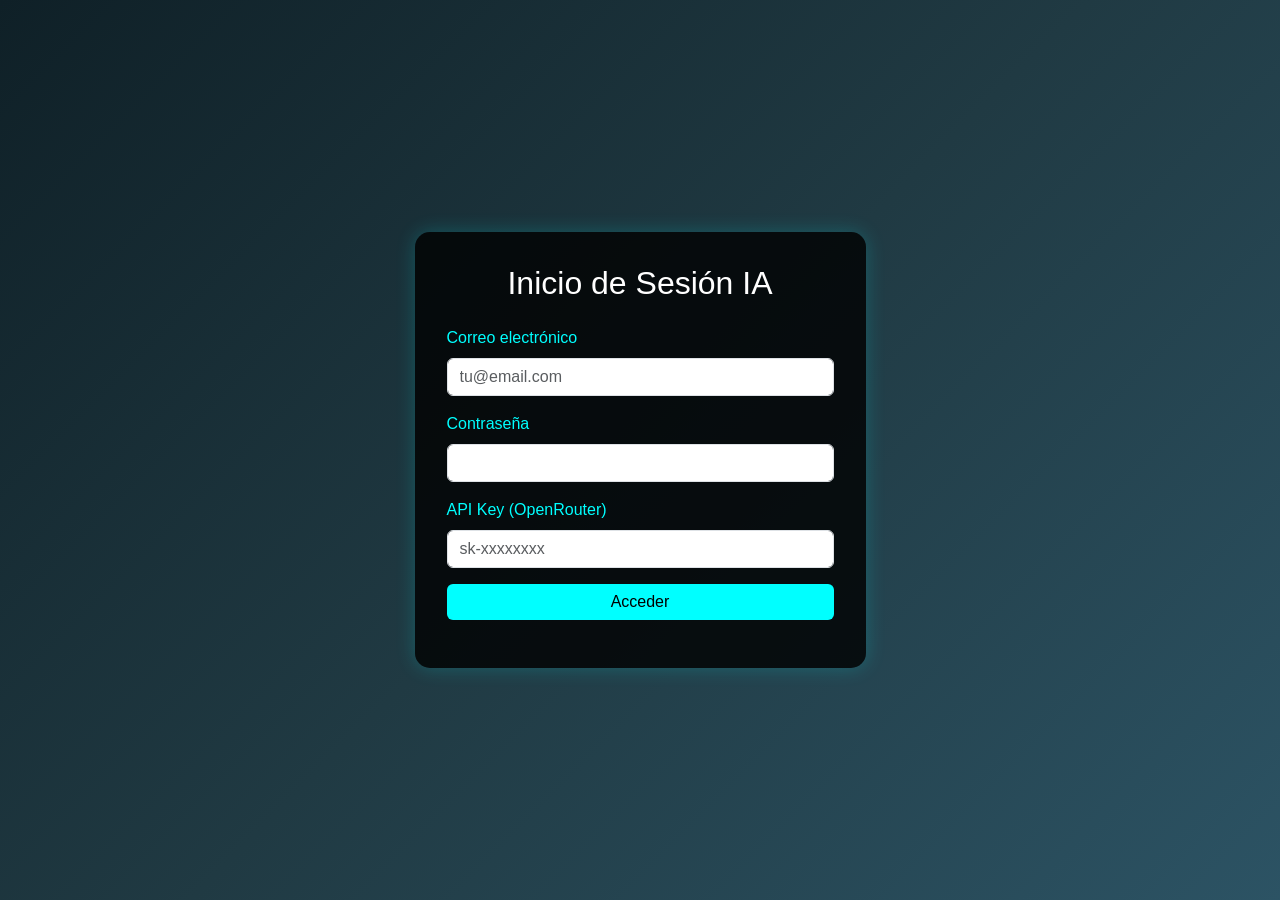
<file: index.html>
<!DOCTYPE html>
<html lang="es">
<head>
  <meta charset="UTF-8">
  <meta name="viewport" content="width=device-width, initial-scale=1">
  <title>Login IA | OpenRouter</title>
  <link href="https://cdn.jsdelivr.net/npm/bootstrap@5.3.2/dist/css/bootstrap.min.css" rel="stylesheet">
  <style>
    body {
      background: linear-gradient(135deg, #0f2027, #203a43, #2c5364);
      color: white;
      font-family: 'Segoe UI', sans-serif;
      height: 100vh;
      display: flex;
      align-items: center;
      justify-content: center;
    }
    .login-card {
      background-color: rgba(0, 0, 0, 0.8);
      padding: 2rem;
      border-radius: 15px;
      box-shadow: 0 0 20px rgba(0,255,255,0.2);
    }
    .form-label {
      color: #0ff;
    }
    .btn-primary {
      background-color: #0ff;
      color: #000;
      border: none;
    }
    .btn-primary:hover {
      background-color: #00e6e6;
    }
  </style>
</head>
<body>

<div class="container">
  <div class="row justify-content-center">
    <div class="col-md-5">
      <div class="login-card text-center">
        <h2 class="mb-4">Inicio de Sesión IA</h2>
        <form id="loginForm">
          <div class="mb-3 text-start">
            <label for="email" class="form-label">Correo electrónico</label>
            <input type="email" class="form-control" id="email" placeholder="tu@email.com" required>
          </div>
          <div class="mb-3 text-start">
            <label for="password" class="form-label">Contraseña</label>
            <input type="password" class="form-control" id="password" placeholder="" required>
          </div>
          <div class="mb-3 text-start">
            <label for="apiKey" class="form-label">API Key (OpenRouter)</label>
            <input type="text" class="form-control" id="apiKey" placeholder="sk-xxxxxxxx" required>
          </div>
          <button type="submit" class="btn btn-primary w-100">Acceder</button>
        </form>
        <div id="responseMessage" class="mt-3"></div>
      </div>
    </div>
  </div>
</div>

<!-- Bootstrap JS -->
<script src="https://cdn.jsdelivr.net/npm/bootstrap@5.3.2/dist/js/bootstrap.bundle.min.js"></script>

  <script>
    function login() {
      const email = document.getElementById("email").value;
      const password = document.getElementById("password").value;
      const apiKey = document.getElementById("apikey").value;
      const errorDiv = document.getElementById("error");

      if (email === "admin@gmail.com" && password === "admin123" && apiKey) {
        localStorage.setItem("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", apiKey);
        window.location.href = "chatbot.html";
      } else {
        errorDiv.innerText = "Credenciales incorrectas o falta la API Key.";
      }
    }
  </script>
</body>
</html>
</file>
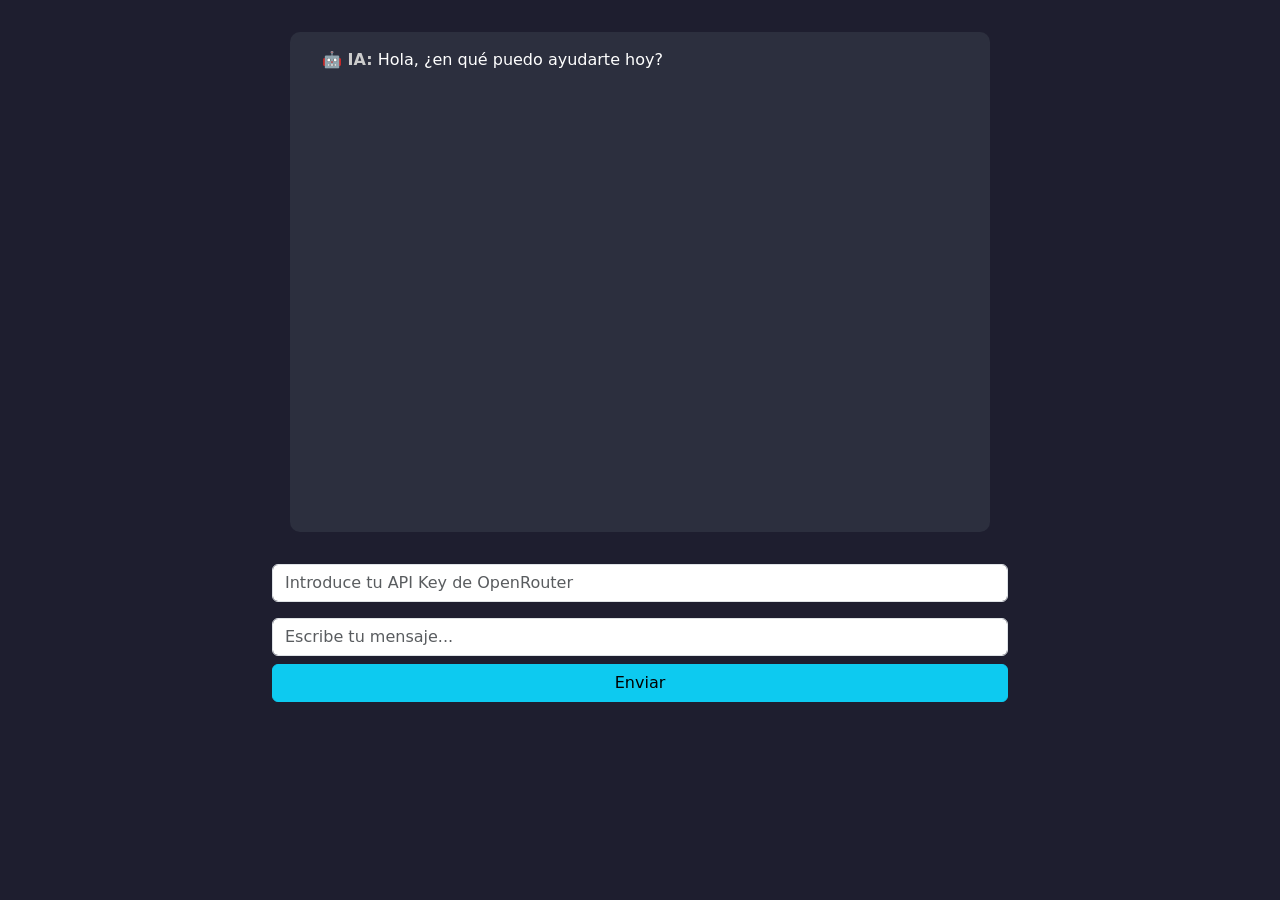
<file: chatbot.html>
<!DOCTYPE html>
<html lang="es">
<head>
  <meta charset="UTF-8">
  <title>Chat IA - OpenRouter</title>
  <link href="https://cdn.jsdelivr.net/npm/bootstrap@5.3.2/dist/css/bootstrap.min.css" rel="stylesheet">
  <style>
    body {
      background-color: #1e1e2f;
      color: white;
      padding: 2rem;
    }
    .chat-box {
      max-width: 700px;
      margin: auto;
      background: #2c2f3e;
      border-radius: 10px;
      padding: 1rem;
      height: 500px;
      overflow-y: auto;
    }
    .user-msg {
      color: #0ff;
      margin-bottom: 0.5rem;
    }
    .ai-msg {
      color: #ccc;
      margin-left: 1rem;
      margin-bottom: 0.5rem;
    }
    input, button {
      margin-top: 1rem;
    }
  </style>
</head>
<body>

<div class="chat-box" id="chatBox">
  <div><strong class="ai-msg">🤖 IA:</strong> Hola, ¿en qué puedo ayudarte hoy?</div>
</div>

<div class="container mt-3">
  <div class="row justify-content-center">
    <div class="col-md-8">
      <input type="text" id="apiKey" class="form-control mb-2" placeholder="Introduce tu API Key de OpenRouter">
      <input type="text" id="userInput" class="form-control" placeholder="Escribe tu mensaje...">
      <button class="btn btn-info mt-2 w-100" onclick="sendMessage()">Enviar</button>
    </div>
  </div>
</div>

<script>
  const model = "mistralai/mistral-7b-instruct";

  async function sendMessage() {
    const userInputElement = document.getElementById("userInput");
    const apiKeyElement = document.getElementById("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");
    const userInput = userInputElement.value.trim();
    const apiKey = apiKeyElement.value.trim();

    if (!userInput || !apiKey) return alert("Completa el mensaje y la API Key.");

    const chatBox = document.getElementById("chatBox");
    chatBox.innerHTML += <div><strong class="user-msg">👤 Tú:</strong> ${userInput}</div>;
    userInputElement.value = "";

    try {
      const response = await fetch("https://openrouter.ai/api/v1/chat/completions", {
        method: "POST",
        headers: {
          "Authorization": Bearer ${apiKey},
          "Content-Type": "application/json"
        },
        body: JSON.stringify({
          model: model,
          messages: [
            { role: "system", content: "Eres un asistente de inteligencia artificial útil." },
            { role: "user", content: userInput }
          ]
        })
      });

      const data = await response.json();
      console.log("Respuesta de API:", data);

      let reply = "Error en la respuesta.";
      if (data.choices && data.choices.length > 0) {
        reply = data.choices[0].message.content;
      }

      chatBox.innerHTML += <div><strong class="ai-msg">🤖 IA:</strong> ${reply}</div>;
      chatBox.scrollTop = chatBox.scrollHeight;
    } catch (error) {
      console.error("Error al llamar a la API:", error);
      chatBox.innerHTML += <div class="text-danger">❌ No se pudo contactar con OpenRouter.</div>;
    }
  }
</script>

</body>
</html>
</file>
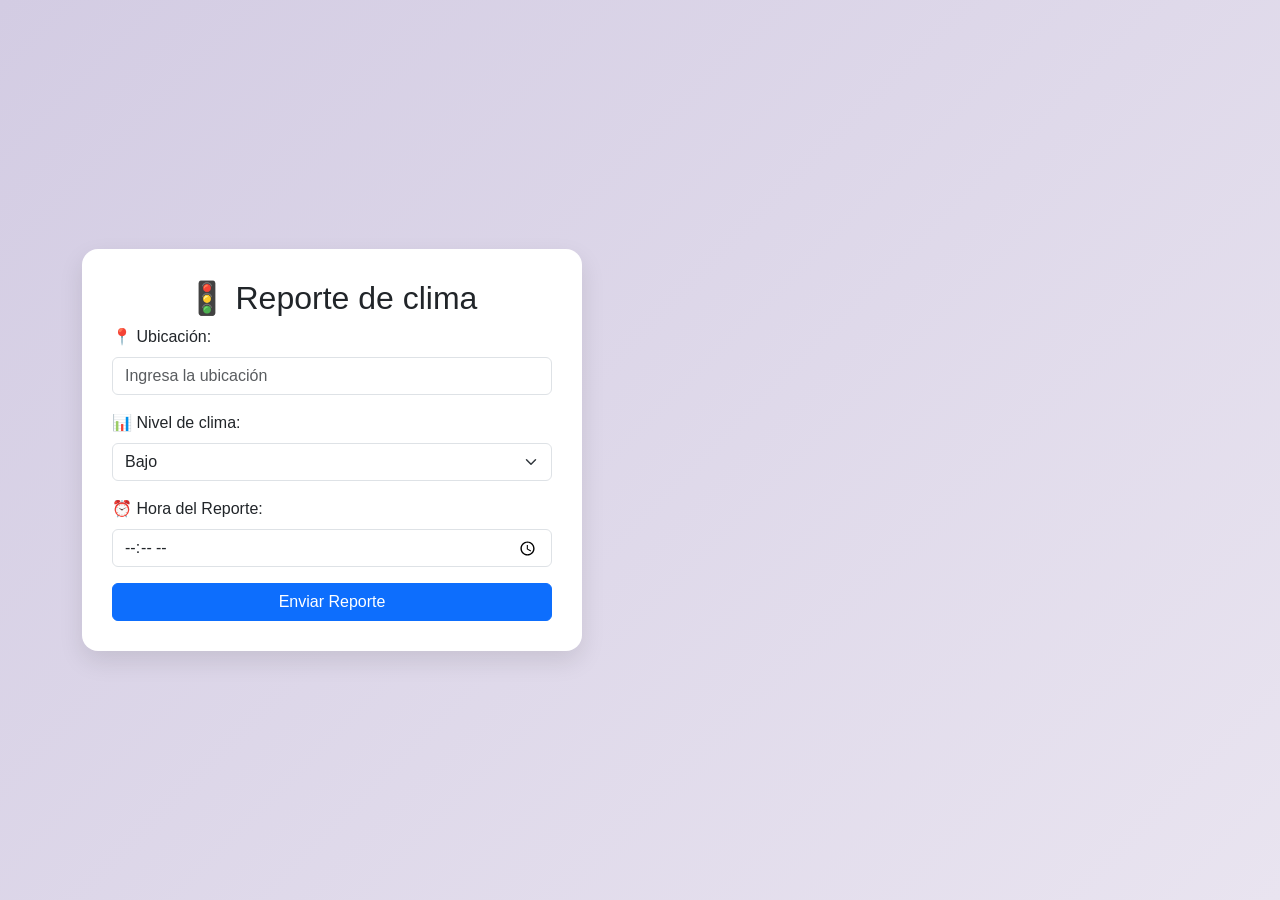
<file: home.html>
<!DOCTYPE html>
<html lang="es">
<head>
  <meta charset="UTF-8" />
  <meta name="viewport" content="width=device-width, initial-scale=1.0"/>
  <title>Formulario de estado climatico</title>

  <!-- Enlace a la hoja de estilos de Bootstrap desde un CDN -->
  <link href="https://cdn.jsdelivr.net/npm/bootstrap@5.3.3/dist/css/bootstrap.min.css" rel="stylesheet">

  <style>
    /* Estilos generales para el cuerpo de la página */
    body {
      margin: 0;
      font-family: 'Segoe UI', Tahoma, Geneva, Verdana, sans-serif;
      background: linear-gradient(135deg, #d3cce3, #e9e4f0); /* Fondo degradado */
      min-height: 100vh;
      display: flex;
      align-items: center; /* Centra el contenido verticalmente */
      justify-content: center; /* Centra el contenido horizontalmente */
    }

    /* Estilos para el contenedor del formulario */
    .traffic-form-container {
      background: #fff; /* Fondo blanco */
      padding: 30px;
      border-radius: 16px; /* Bordes redondeados */
      box-shadow: 0 10px 25px rgba(0, 0, 0, 0.1); /* Sombra sutil */
      width: 100%;
      max-width: 500px; /* Ancho máximo del contenedor */
    }

    /* Estilos para la tarjeta de resultados */
    .result-card {
      background: #f8f8ff; /* Fondo gris claro */
      padding: 20px;
      border-radius: 10px;
      box-shadow: 0 5px 15px rgba(0, 0, 0, 0.1); /* Sombra sutil */
    }

    /* Estilos para los mensajes de error */
    .error {
      color: red;
      font-weight: bold;
      margin-top: 20px;
    }
  </style>
</head>
<body>

  <!-- Contenedor principal de la página -->
  <div class="container">
    <!-- Contenedor del formulario -->
    <div class="traffic-form-container">
      <h2 class="text-center">🚦 Reporte de clima</h2>
      <form id="traffic-form">
        <!-- Campo de entrada para la ubicación -->
        <div class="mb-3">
          <label for="location" class="form-label">📍 Ubicación:</label>
          <input type="text" id="location" name="location" class="form-control" placeholder="Ingresa la ubicación" required />
        </div>
        <!-- Campo de selección para el nivel de tráfico -->
        <div class="mb-3">
          <label for="traffic-level" class="form-label">📊 Nivel de clima:</label>
          <select id="traffic-level" name="traffic-level" class="form-select" required>
            <option value="bajo">Bajo</option>
            <option value="moderado">Moderado</option>
            <option value="alto">Alto</option>
          </select>
        </div>
        <!-- Campo de entrada para la hora del reporte -->
        <div class="mb-3">
          <label for="time" class="form-label">⏰ Hora del Reporte:</label>
          <input type="time" id="time" name="time" class="form-control" required />
        </div>
        <!-- Botón de envío del formulario -->
        <input type="submit" value="Enviar Reporte" class="btn btn-primary w-100" />
      </form>
      <!-- Contenedor donde se mostrarán los resultados -->
      <div id="result"></div>
    </div>
  </div>

  <!-- Inclusión de JavaScript de Bootstrap desde un CDN -->
  <script src="https://cdn.jsdelivr.net/npm/bootstrap@5.3.3/dist/js/bootstrap.bundle.min.js"></script>

  <!-- Script personalizado para manejar la lógica del formulario -->
  <script>
    // Escucha el evento de envío del formulario
    document.getElementById('traffic-form').addEventListener('submit', async function(event) {
      event.preventDefault(); // Previene el envío normal del formulario

      // Obtención de los valores ingresados en el formulario
      const rawLocation = document.getElementById('location').value.trim();
      const trafficLevel = document.getElementById('traffic-level').value;
      const time = document.getElementById('time').value;

      // Función para normalizar el texto (eliminar acentos y caracteres especiales)
      function normalizeText(text) {
        return text.normalize("NFD").replace(/[\u0300-\u036f]/g, "");
      }

      // Normalización de la ubicación ingresada
      const location = normalizeText(rawLocation);

      // Verifica si la ubicación está vacía y muestra un mensaje de error
      if (!location) {
        document.getElementById('result').innerHTML = `<p class="error">⚠️ Ingresa una ubicación válida.</p>`;
        return;
      }

      // Definición de la clave API y URL de la API de OpenWeatherMap para obtener el clima
      const apiKey = '7f45c89dcb6856b402e11571e6356de9'; // <-- Tu API Key
      const apiUrl = `https://api.openweathermap.org/data/2.5/weather?q=${location}&appid=${apiKey}&units=metric&lang=es`;

      try {
        // Realiza la solicitud a la API
        const response = await fetch(apiUrl);
        if (!response.ok) throw new Error('No se pudo obtener el clima. Verifica la ciudad.');

        // Parseo de los datos recibidos en formato JSON
        const data = await response.json();

        // Construcción del HTML para mostrar los resultados
        const resultHTML = `
          <div class="result-card mt-4">
            <h4>🌤 Clima en ${data.name}</h4>
            <p><strong>Temperatura:</strong> ${data.main.temp} °C</p>
            <p><strong>Condición:</strong> ${data.weather[0].description}</p>
            <p><strong>Humedad:</strong> ${data.main.humidity}%</p>
            <p><strong>Viento:</strong> ${data.wind.speed} m/s</p>
            <hr>
            <p><strong>Nivel de tráfico ingresado:</strong> ${trafficLevel}</p>
            <p><strong>Hora del reporte:</strong> ${time}</p>
          </div>
        `;

        // Muestra los resultados en la página
        document.getElementById('result').innerHTML = resultHTML;
      } catch (error) {
        // En caso de error, muestra el mensaje de error en la página
        document.getElementById('result').innerHTML = `<p class="error">⚠️ ${error.message}</p>`;
      }
    });
  </script>
</body>
</html>
</file>
